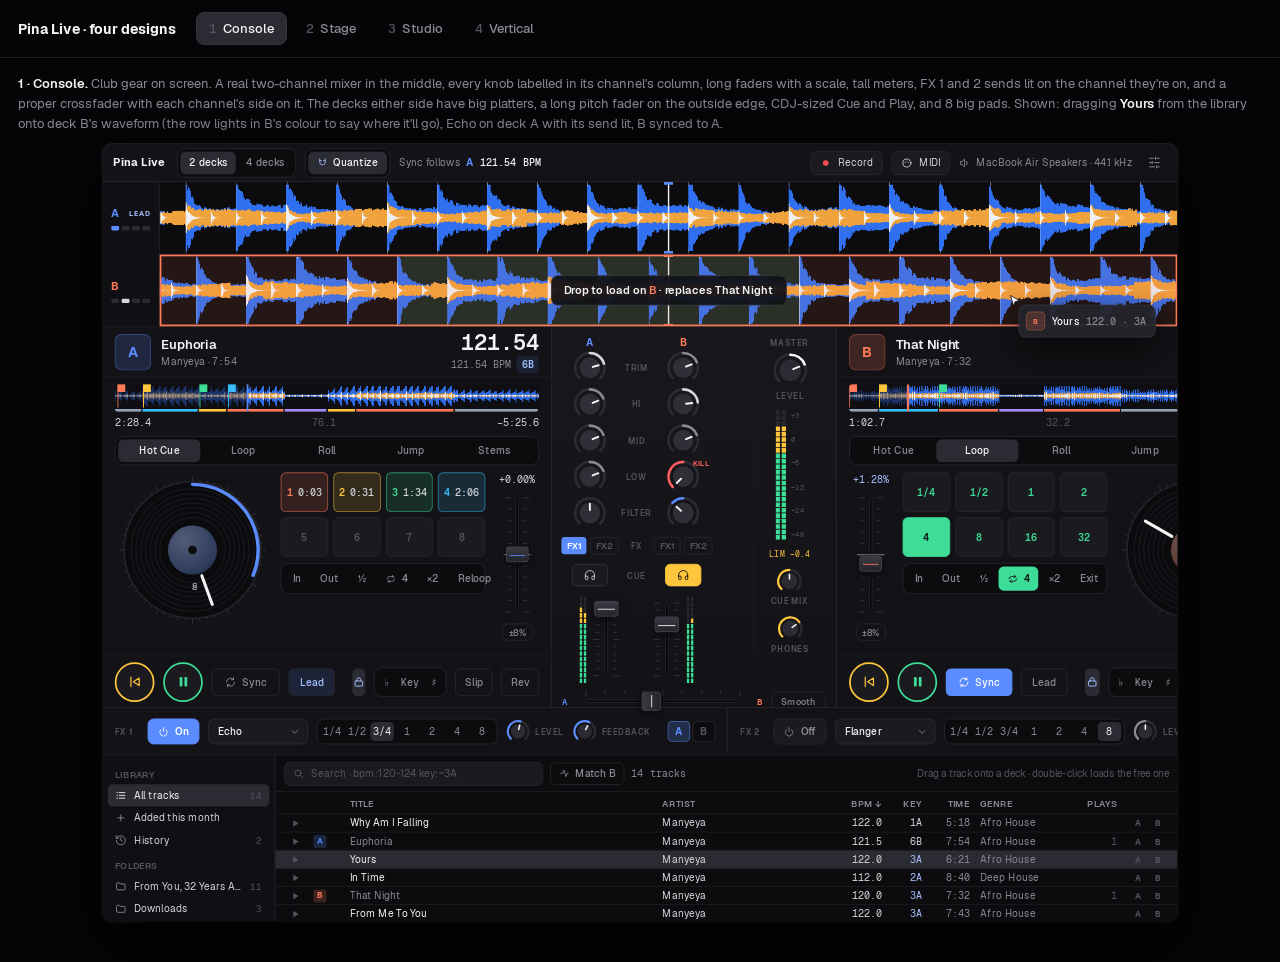
<file: design/index.html>
<!doctype html>
<html lang="en">
<head>
<meta charset="utf-8">
<meta name="viewport" content="width=device-width, initial-scale=1">
<title>Pina Live designs</title>
<link rel="stylesheet" href="kit.css">
<script src="kit.js"></script>
<style>
/* ---------- Shared pieces in every design ---------- */
.top { height: 44px; display: flex; align-items: center; gap: 10px; padding: 0 12px; background: var(--surface); border-bottom: 1px solid var(--line); }
.brand { font-weight: 700; font-size: 13px; margin-right: 4px; }
.lead-read { display: flex; align-items: center; gap: 7px; color: var(--text3); }
.lead-read b { font-family: GeistMono; color: var(--text); font-weight: 500; }
.recbtn { height: 28px; padding: 0 10px; display: flex; align-items: center; gap: 7px; border-radius: 7px; border: 1px solid var(--line); background: var(--card); color: var(--text2); }

.fxbar { display: flex; height: 56px; background: var(--surface); border-top: 1px solid var(--line); border-bottom: 1px solid var(--line); }
.fxu { flex: 1; display: flex; align-items: center; gap: 10px; padding: 0 14px; }
.fxu + .fxu { border-left: 1px solid var(--line); }
.fxon { height: 30px; padding: 0 11px; display: flex; align-items: center; gap: 7px; border-radius: 7px; font-weight: 600; border: 1px solid var(--line); background: var(--card); color: var(--text3); }
.fxon.on { background: var(--accent); border-color: var(--accent); color: #fff; }
.dd { height: 30px; padding: 0 8px 0 10px; display: flex; align-items: center; justify-content: space-between; gap: 6px; border-radius: 7px; border: 1px solid var(--raised); background: var(--card); width: 116px; font-weight: 500; }
.beats { display: flex; gap: 2px; padding: 3px; border-radius: 8px; background: var(--bg); border: 1px solid var(--line); }
.beats span { min-width: 27px; height: 22px; display: flex; align-items: center; justify-content: center; border-radius: 5px; font-family: GeistMono; font-size: 11px; color: var(--text3); }
.beats span.on { background: var(--raised); color: var(--text); }
.kn { display: flex; align-items: center; gap: 6px; }
.kn .l { display: flex; flex-direction: column; gap: 1px; }
.kn .v { font-family: GeistMono; font-size: 11px; color: var(--text2); }
.assign { display: flex; gap: 3px; }
.assign span { width: 26px; height: 24px; border-radius: 5px; display: flex; align-items: center; justify-content: center; font-weight: 700; font-size: 11px; color: var(--text4); border: 1px solid var(--line); background: var(--bg); }

.lib { display: flex; flex: 1; min-height: 0; background: var(--bg); }
.side { width: 200px; flex: none; background: var(--headers); border-right: 1px solid var(--line); padding: 6px 0; }
.side .h { padding: 10px 14px 4px; font-size: 10px; font-weight: 600; color: var(--text4); letter-spacing: .04em; }
.side .r { height: 26px; margin: 0 6px; padding: 0 8px; display: flex; align-items: center; gap: 8px; border-radius: 6px; color: var(--text2); }
.side .r.on { background: var(--raised); color: var(--text); }
.side .r .n { margin-left: auto; font-family: GeistMono; font-size: 10.5px; color: var(--text4); }
.table { flex: 1; min-width: 0; display: flex; flex-direction: column; }
.sbar { height: 42px; flex: none; display: flex; align-items: center; gap: 8px; padding: 0 10px; border-bottom: 1px solid var(--line-soft); }
.search { width: 300px; height: 28px; display: flex; align-items: center; gap: 7px; padding: 0 9px; border-radius: 7px; background: var(--card); border: 1px solid var(--line); color: var(--text4); }
.fchip { height: 26px; padding: 0 9px; display: flex; align-items: center; gap: 6px; border-radius: 6px; border: 1px solid var(--line); color: var(--text3); font-weight: 500; }
.fchip.on { border-color: #5b8cff66; background: #5b8cff1c; color: var(--accent-text); }
.th, .tr { display: flex; align-items: center; gap: 12px; padding: 0 12px; }
.th { height: 26px; flex: none; font-size: 10.5px; font-weight: 600; color: var(--text3); border-bottom: 1px solid var(--line-soft); }
.tr { height: 27px; border-bottom: 1px solid var(--line-soft); }
.tr.sel { background: var(--raised); }
.tr .m { font-family: GeistMono; font-size: 11px; text-align: right; }
.decktag { width: 15px; height: 15px; border-radius: 3px; display: inline-flex; align-items: center; justify-content: center; font-size: 9px; font-weight: 700; }
.pv { width: 20px; height: 20px; border-radius: 10px; display: flex; align-items: center; justify-content: center; color: var(--text4); }
.shimmer { height: 8px; width: 34px; border-radius: 4px; background: linear-gradient(90deg, #1e1e25, #34343d, #1e1e25); margin-left: auto; }
.loadbtn { width: 20px; height: 20px; border-radius: 4px; display: flex; align-items: center; justify-content: center; font-size: 9.5px; font-weight: 700; color: var(--text4); }

.wrow { display: flex; border-bottom: 1px solid var(--line); background: var(--lane); }
.wl { width: 66px; flex: none; display: flex; flex-direction: column; justify-content: center; gap: 6px; padding: 0 10px; background: var(--headers); border-right: 1px solid var(--line); }
.dots { display: flex; gap: 3px; }
.dots i { flex: 1; height: 5px; border-radius: 1.5px; background: var(--raised); }

.pad { flex: 1; min-width: 0; display: flex; align-items: center; justify-content: center; gap: 6px; border-radius: 6px; border: 1px solid var(--line); background: var(--card); font-family: GeistMono; font-weight: 600; font-size: 11.5px; color: var(--text3); }
.round { border-radius: 50%; display: flex; align-items: center; justify-content: center; flex: none; border: 2px solid var(--line-strong); background: var(--card); color: var(--text2); }
</style>
</head>
<body>
<div class="gallery-nav">
  <span class="t">Pina Live · four designs</span>
  <button data-d="0" class="on"><span class="n">1</span>Console</button>
  <button data-d="1"><span class="n">2</span>Stage</button>
  <button data-d="2"><span class="n">3</span>Studio</button>
  <button data-d="3"><span class="n">4</span>Vertical</button>
</div>
<div class="caption" id="cap"></div>
<div class="stage-wrap"><div class="frame" id="frame"></div></div>

<script>
const CAPS = [
`<b>1 · Console.</b> Club gear on screen. A real two-channel mixer in the middle, every knob labelled in its channel's column, long faders with a scale, tall meters, FX 1 and 2 sends lit on the channel they're on, and a proper crossfader with each channel's side on it. The decks either side have big platters, a long pitch fader on the outside edge, CDJ-sized Cue and Play, and 8 big pads. Shown: dragging <b>Yours</b> from the library onto deck B's waveform (the row lights in B's colour to say where it'll go), Echo on deck A with its send lit, B synced to A.`,
`<b>2 · Stage.</b> The waveforms are the instrument. Each deck is a tall waveform with its controls on it: Cue, Play, Sync and the readouts in a strip along its top, and the whole track under it. Underneath is a performance row: 16 pads a deck (cues and loops at once, or stems), the mixer laid flat between them, and the pitch faders on the outer edges. No platters: you scratch on the waveform. Shown: deck B's Stems pads (vocals out), the library filtered to <b>Match B</b> (tempo near and key that mixes, both lit), a track analysing.`,
`<b>3 · Studio.</b> Pina Studio's own look: quiet surfaces and every section captioned. Each deck card has a beat ring (the bar's beats going round, the playhead's place in the phrase) in place of a platter. The mixer is a strip per channel the way Pina's mixer is: EQ in a column, a fader with a dB scale beside its meter. Shown: dropping a track onto deck B (the whole card says it'll load there, with what it is and how it fits), Rolls on A, crates in the library.`,
`<b>4 · Vertical.</b> Beatmatching by eye: the two waveforms run up the middle side by side, the beat grid running across both, so you can see the kicks line up. The mixer sits right under them. The decks are either side with big platters and the pads beneath. Shown: FX 2 Flanger on B, A's beat-jump pads, the grid tools open from B's BPM (halve, double, nudge, downbeat here).`,
];

/* ---------- Pieces ---------- */
function topBar(o = {}) {
  return `<div class="top">
    <span class="brand">Pina Live</span>
    <div class="tray"><span class="seg on">2 decks</span><span class="seg">4 decks</span></div>
    <div class="tray"><span class="seg on">${icon('magnet', 13, 'color:#a5c0ff')}Quantize</span></div>
    <span class="lead-read">Sync follows <span style="color:${C.accent};font-weight:700">A</span><b>121.54 BPM</b></span>
    <div class="f1"></div>
    ${o.analysing ? `<span style="color:${C.text3}">Analysing 2 of 14</span><div style="width:80px;height:4px;border-radius:2px;background:${C.raised}"><div style="width:30%;height:100%;border-radius:2px;background:${C.accent}"></div></div><span class="btn" style="height:24px">Stop</span>` : ''}
    <span class="recbtn">${icon('rec', 14, 'color:#ff4d4d')}Record</span>
    <span class="recbtn">${icon('midi', 14)}MIDI</span>
    <span class="row" style="gap:6px;color:${C.text3}">${icon('speaker', 14)}MacBook Air Speakers · 44.1 kHz</span>
    <span class="seg" style="width:30px;padding:0">${icon('settings', 15)}</span>
  </div>`;
}

function fx(o = {}) {
  const unit = (u, kind, on, beats, lvl, prm, pname, assign) => `<div class="fxu">
    <span class="cap" style="width:28px">FX ${u}</span>
    <span class="fxon ${on ? 'on' : ''}">${icon('power', 13)}${on ? 'On' : 'Off'}</span>
    <span class="dd">${kind}${icon('chevron', 13, 'color:#8a8a95')}</span>
    <span class="beats">${['1/4', '1/2', '3/4', '1', '2', '4', '8'].map(b => `<span class="${b === beats ? 'on' : ''}">${b}</span>`).join('')}</span>
    <div class="kn">${knob(lvl, 28, on ? C.accent : C.text3)}<span class="cap">Level</span></div>
    <div class="kn">${knob(prm, 28, on ? C.accent : C.text3)}<span class="cap">${pname}</span></div>
    <div class="f1"></div>
    <div class="assign">${['A', 'B'].map(d => assign.includes(d) ? `<span style="background:${alpha(DECK[d], 0.22)};border-color:${alpha(DECK[d], 0.5)};color:${DECK[d]}">${d}</span>` : `<span>${d}</span>`).join('')}</div>
  </div>`;
  return `<div class="fxbar" style="${o.style || ''}">${unit(1, 'Echo', true, '3/4', 0.55, 0.6, 'Feedback', ['A'])}${unit(2, o.fx2 || 'Flanger', !!o.fx2on, o.fx2b || '8', 0.5, 0.4, 'Feedback', o.fx2on ? ['B'] : [])}</div>`;
}

function library(o = {}) {
  const lead = '3A';
  const rows = LIB.filter(t => !o.match || (Math.abs(t.bpm - 121.54) / 121.54 < 0.06 && fits(t.key, lead)));
  const sideRow = (ic, label, n, on) => `<div class="r ${on ? 'on' : ''}">${icon(ic, 14, on ? '' : 'color:#8a8a95')}<span class="ell">${label}</span>${n != null ? `<span class="n">${n}</span>` : ''}</div>`;
  return `<div class="lib">
    <div class="side">
      <div class="h">LIBRARY</div>
      ${sideRow('list', 'All tracks', 14, !o.crate)}${sideRow('plus', 'Added this month', null)}${sideRow('history', 'History', 2)}
      <div class="h">FOLDERS</div>${sideRow('folder', 'From You, 32 Years Ago', 11)}${sideRow('folder', 'Downloads', 3)}
      <div class="h">CRATES</div>${sideRow('stack', 'Sunday warm-up', 6, o.crate)}${sideRow('stack', 'Afro house peak', 9)}
    </div>
    <div class="table">
      <div class="sbar">
        <div class="search">${icon('search', 14)}<span>Search  ·  bpm:120-124  key:~3A</span></div>
        <span class="fchip ${o.match ? 'on' : ''}">${icon('match', 13)}Match B</span>
        <span style="font-family:GeistMono;font-size:11px;color:${C.text3}">${rows.length} tracks</span>
        <div class="f1"></div>
        ${o.analysing ? `<span style="color:${C.text3};font-size:11px">Finding tempo and key · 2 left</span>` : ''}
        <span style="color:${C.text4};font-size:11px">Drag a track onto a deck · double-click loads the free one</span>
      </div>
      <div class="th"><span style="width:20px"></span><span style="width:30px"></span><span class="f1">TITLE</span><span style="width:190px">ARTIST</span><span style="width:52px;text-align:right">BPM ↓</span><span style="width:34px;text-align:right">KEY</span><span style="width:44px;text-align:right">TIME</span><span style="width:110px">GENRE</span><span style="width:36px;text-align:right">PLAYS</span><span style="width:46px"></span></div>
      ${rows.map((t, i) => {
        const sel = o.sel === t.t;
        const k = fits(t.key, lead);
        return `<div class="tr ${sel ? 'sel' : ''}">
          <span class="pv">${icon('play', 11)}</span>
          <span style="width:30px;display:flex;gap:2px">${t.deck ? `<span class="decktag" style="background:${alpha(DECK[t.deck], 0.2)};color:${DECK[t.deck]}">${t.deck}</span>` : ''}</span>
          <span class="f1 ell" style="color:${t.p ? C.text3 : C.text}">${t.t}</span>
          <span style="width:190px;color:${C.text2}" class="ell">${t.a}</span>
          ${t.ana ? `<span style="width:52px"><span class="shimmer"></span></span><span style="width:34px"><span class="shimmer" style="width:22px"></span></span>` :
            `<span class="m" style="width:52px;color:${o.match ? C.accentText || '#a5c0ff' : C.text2}">${t.bpm.toFixed(1)}</span><span class="m" style="width:34px;color:${k ? '#a5c0ff' : C.text2}">${t.key}</span>`}
          <span class="m" style="width:44px;color:${C.text3}">${clock(t.s)}</span>
          <span style="width:110px;color:${C.text3}" class="ell">${t.g}</span>
          <span class="m" style="width:36px;color:${C.text4}">${t.p || ''}</span>
          <span style="width:46px;display:flex;gap:4px;justify-content:flex-end"><span class="loadbtn">A</span><span class="loadbtn">B</span></span>
        </div>`; }).join('')}
    </div>
  </div>`;
}

function wrow(d, h, extra = '') {
  const tr = TRACK[d];
  const beat = Math.floor(tr.now * tr.bpm / 60) % 4;
  return `<div class="wrow" style="height:${h}px;position:relative">
    <div class="wl"><div class="row" style="justify-content:space-between"><b style="color:${DECK[d]};font-size:13px">${d}</b>${d === 'A' ? `<span style="font-size:8.5px;font-weight:700;color:#a5c0ff">LEAD</span>` : ''}</div>
      <div class="dots">${[0, 1, 2, 3].map(i => `<i style="${i === beat ? `background:${i === 0 ? DECK[d] : C.text2}` : ''}"></i>`).join('')}</div></div>
    <canvas class="f1" data-wave="${d}" style="height:${h - 1}px"></canvas>${extra}
  </div>`;
}

function hotPads(tr, h, big) {
  return [0, 1].map(r => `<div class="row" style="gap:6px">${[0, 1, 2, 3].map(c => { const k = r * 4 + c, v = tr.hot[k];
    return v == null ? `<span class="pad" style="height:${h}px;color:${C.text4}">${k + 1}</span>` :
    `<span class="pad" style="height:${h}px;background:${alpha(CUES[k], 0.14)};border-color:${alpha(CUES[k], 0.55)};color:${CUES[k]}">${k + 1}${big ? `<span style="color:${C.text2};font-weight:500">${clock(v)}</span>` : ''}</span>`; }).join('')}</div>`).join('');
}
function sizePads(sizes, color, lit, h, label = beatText) {
  return [0, 1].map(r => `<div class="row" style="gap:6px">${[0, 1, 2, 3].map(c => { const s = sizes[r * 4 + c]; const on = s === lit;
    return `<span class="pad" style="height:${h}px;${on ? `background:${color};border-color:${color};color:#0c0c0f` : `color:${color}`}">${label(s)}</span>`; }).join('')}</div>`).join('');
}
function stemPads(h) {
  const names = ['Vocals', 'Drums', 'Bass', 'Melody'], on = [false, true, true, true];
  return `<div class="row" style="gap:6px">${names.map((n, i) => `<span class="pad" style="height:${h}px;font-family:Geist;${on[i] ? `background:${STEM[i]};border-color:${STEM[i]};color:#0c0c0f` : `color:${STEM[i]};border-color:${alpha(STEM[i], 0.5)}`}">${n}</span>`).join('')}</div>
  <div class="row" style="gap:6px">${['Acapella', 'Instrumental', 'Drums only', 'All'].map((n, i) => `<span class="pad" style="height:${h}px;font-family:Geist;font-weight:500;${i === 1 ? `background:${C.raised};color:${C.text};border-color:${C.lineStrong}` : ''}">${n}</span>`).join('')}</div>`;
}
function tabs(on, opts = {}) {
  return `<div class="tray" style="${opts.style || ''}">${['Hot Cue', 'Loop', 'Roll', 'Jump', 'Stems'].map(t => `<span class="seg ${t === on ? 'on' : ''}" style="flex:1;height:${opts.h || 24}px">${t}</span>`).join('')}</div>`;
}
function loopRow(on, h = 26) {
  return `<div class="tray">${['In', 'Out', '½'].map(t => `<span class="seg" style="height:${h}px">${t}</span>`).join('')}
    <span class="seg" style="flex:1;height:${h}px;font-family:GeistMono;font-weight:600;${on ? `background:${C.mint};color:#0c0c0f` : ''}">${icon('loop', 13)}4</span>
    ${['×2', on ? 'Exit' : 'Reloop'].map(t => `<span class="seg" style="height:${h}px">${t}</span>`).join('')}</div>`;
}
function platter(d, size, o = {}) {
  const tr = TRACK[d], c = size / 2, r = c - 4, ang = (tr.now / 1.8 % 1) * 360 - 90, done = tr.now / tr.len;
  const p = a => [c + (r - 3) * Math.cos(a * Math.PI / 180), c + (r - 3) * Math.sin(a * Math.PI / 180)];
  const [x0, y0] = p(-90), [x1, y1] = p(-90 + done * 360);
  const mk = a => [c + r * 0.4 * Math.cos(a * Math.PI / 180), c + r * 0.4 * Math.sin(a * Math.PI / 180), c + (r - 12) * Math.cos(a * Math.PI / 180), c + (r - 12) * Math.sin(a * Math.PI / 180)];
  const [m0, m1, m2, m3] = mk(ang);
  let grooves = ''; for (let k = 0; k < 7; k++) grooves += `<circle cx="${c}" cy="${c}" r="${r * (0.48 + k * 0.07)}" fill="none" stroke="#1d1d24" stroke-width="1"/>`;
  let ticks = ''; if (o.ticks) for (let k = 0; k < 60; k++) { const a = k * 6 * Math.PI / 180, r0 = r + 1, r1 = r + (k % 5 ? 3 : 6); ticks += `<line x1="${c + r0 * Math.cos(a)}" y1="${c + r0 * Math.sin(a)}" x2="${c + r1 * Math.cos(a)}" y2="${c + r1 * Math.sin(a)}" stroke="#34343d" stroke-width="1"/>`; }
  return `<svg width="${size + (o.ticks ? 14 : 0)}" height="${size + (o.ticks ? 14 : 0)}" viewBox="${o.ticks ? -7 : 0} ${o.ticks ? -7 : 0} ${size + (o.ticks ? 14 : 0)} ${size + (o.ticks ? 14 : 0)}" style="flex:none">
    <defs><radialGradient id="lbl${d}${size}" cx=".35" cy=".3" r=".9"><stop offset="0" stop-color="#fff" stop-opacity=".22"/><stop offset="1" stop-color="#fff" stop-opacity="0"/></radialGradient></defs>
    ${ticks}<circle cx="${c}" cy="${c}" r="${r}" fill="#0b0b0e" stroke="#26262d" stroke-width="1.5"/>${grooves}
    <path d="M${x0} ${y0} A${r - 3} ${r - 3} 0 ${done > 0.5 ? 1 : 0} 1 ${x1} ${y1}" stroke="${DECK[d]}" stroke-width="4" fill="none" stroke-linecap="round"/>
    <circle cx="${c}" cy="${c}" r="${r * 0.36}" fill="${alpha(DECK[d], 0.28)}"/><circle cx="${c}" cy="${c}" r="${r * 0.36}" fill="url(#lbl${d}${size})"/>
    <line x1="${m0}" y1="${m1}" x2="${m2}" y2="${m3}" stroke="#f4f4f6" stroke-width="3.5" stroke-linecap="round"/>
    <circle cx="${c}" cy="${c}" r="5" fill="#0c0c0f"/>
    <text x="${c}" y="${c + r * 0.36 + 18}" text-anchor="middle" font-family="GeistMono" font-size="11" fill="#8a8a95">${clock(tr.now - tr.len, false)}</text>
  </svg>`;
}
function art(d, s) { return `<div style="width:${s}px;height:${s}px;border-radius:${s > 40 ? 8 : 5}px;flex:none;background:${alpha(DECK[d], 0.18)};border:1px solid ${alpha(DECK[d], 0.35)};display:flex;align-items:center;justify-content:center;color:${DECK[d]};font-weight:700;font-size:${s * 0.38}px">${d}</div>`; }
function keyChip(k, shifted) { return `<span class="chip mono" style="height:20px;font-size:11px;background:${alpha(C.accent, 0.12)};color:#a5c0ff">${k}</span>`; }
</script>

<script>
/* ---------- 1 · Console ---------- */
function design1() {
  const deck = (d) => {
    const tr = TRACK[d], right = d === 'B', play = true;
    const tempoCol = `<div class="col" style="align-items:center;gap:5px;width:50px">
      <span class="mono" style="font-size:11.5px;color:${tr.sync ? '#a5c0ff' : C.text2}">${tr.tempo >= 0 ? '+' : ''}${tr.tempo.toFixed(2)}%</span>
      ${fader(0.5 - tr.tempo / 16, 150, { w: 32, cap: 18, center: true, capLine: DECK[d] })}
      <span class="seg" style="height:20px;font-size:10px;border:1px solid ${C.line};padding:0 7px">±8%</span></div>`;
    const body = `<div class="col f1" style="gap:7px">
        <div class="col" style="gap:6px">${d === 'A' ? hotPads(tr, 46, true) : sizePads([0.25, 0.5, 1, 2, 4, 8, 16, 32], C.mint, 4, 46)}</div>
        ${loopRow(d === 'B', 28)}
      </div>`;
    return `<div class="col" style="width:520px;height:440px;background:${C.surface};${right ? 'border-left' : 'border-right'}:1px solid ${C.line}">
      <div class="row" style="height:58px;flex:none;gap:12px;padding:0 14px;border-bottom:1px solid ${C.lineSoft}">
        ${art(d, 42)}
        <div class="col f1" style="gap:3px"><span class="ell" style="font-size:15px;font-weight:600">${tr.title}</span><span style="color:${C.text3}">${tr.artist} · <span class="mono">${clock(tr.len)}</span></span></div>
        <div class="col" style="align-items:flex-end;gap:3px">
          <span class="mono" style="font-size:25px;font-weight:600;line-height:1;color:${tr.sync ? '#a5c0ff' : C.text}">${(tr.bpm * (1 + tr.tempo / 100)).toFixed(2)}</span>
          <span class="row" style="gap:6px"><span class="mono" style="font-size:11px;color:${C.text3}">${tr.bpm.toFixed(2)} BPM</span>${keyChip(tr.key)}</span>
        </div>
      </div>
      <div style="padding:8px 14px 0"><canvas data-over="${d}" style="width:100%;height:32px;border-radius:4px"></canvas>
        <div class="row mono" style="justify-content:space-between;font-size:12px;margin-top:4px;color:${C.text2}"><span>${clock(tr.now, true)}</span><span style="color:${C.text4}">${Math.floor(tr.now * tr.bpm / 240) + 1}.${Math.floor(tr.now * tr.bpm / 60) % 4 + 1}</span><span>${clock(tr.now - tr.len, true)}</span></div></div>
      <div style="padding:8px 14px 0">${tabs(d === 'A' ? 'Hot Cue' : 'Loop', { h: 26 })}</div>
      <div class="row f1" style="gap:12px;padding:8px 14px 0;align-items:flex-start;${right ? 'flex-direction:row-reverse' : ''}">
        <div>${platter(d, 166, { ticks: true })}</div>
        ${body}
        ${tempoCol}
      </div>
      <div class="row" style="height:60px;flex:none;gap:10px;padding:0 14px;border-top:1px solid ${C.lineSoft}">
        <span class="round" style="width:46px;height:46px;border-color:${C.amber};color:${C.amber}">${icon('cue', 19)}</span>
        <span class="round" style="width:46px;height:46px;border-color:${C.mint};color:${C.mint}">${icon(play ? 'pause' : 'play', 19)}</span>
        <span class="seg" style="height:32px;padding:0 14px;${tr.sync ? `background:${C.accent};color:#fff` : `border:1px solid ${C.line}`}">${icon('sync', 14)}Sync</span>
        <span class="seg" style="height:32px;padding:0 12px;border:1px solid ${C.line};${d === 'A' ? `color:#a5c0ff;background:${alpha(C.accent, 0.14)}` : ''}">Lead</span>
        <div class="f1"></div>
        <span class="seg on" style="height:32px;width:34px;padding:0;color:#a5c0ff">${icon('lock', 15)}</span>
        <div class="tray"><span class="seg" style="height:26px;padding:0 8px">♭</span><span class="seg mono" style="height:26px;padding:0 4px;color:${C.text3}">Key</span><span class="seg" style="height:26px;padding:0 8px">♯</span></div>
        <span class="seg" style="height:32px;border:1px solid ${C.line}">Slip</span><span class="seg" style="height:32px;border:1px solid ${C.line}">Rev</span>
      </div>
    </div>`;
  };
  // The mixer: a column a channel, labels between them, master on the right.
  const lbl = t => `<div style="width:44px;text-align:center" class="cap">${t}</div>`;
  const chKnob = (v, col, bip, kill) => `<div style="width:64px;display:flex;justify-content:center;position:relative">${knob(v, 38, col, bip, { body: '#2f2f38' })}${kill ? `<span style="position:absolute;right:2px;top:-2px;font-size:8.5px;font-weight:700;color:${C.red}">KILL</span>` : ''}</div>`;
  const row = (t, a, b) => `<div class="row" style="height:42px;justify-content:center">${a}${lbl(t)}${b}</div>`;
  const mixer = `<div class="col" style="width:400px;height:440px;background:linear-gradient(#17171c,#131317);padding:10px 12px 0">
    <div class="row" style="justify-content:center;gap:0;height:24px">
      <div style="width:64px;text-align:center"><b style="color:${C.accent}">A</b></div>${lbl('')}<div style="width:64px;text-align:center"><b style="color:${C.coral}">B</b></div>
      <div class="f1"></div><span class="cap" style="width:84px;text-align:center">MASTER</span></div>
    <div class="row" style="align-items:flex-start;gap:0">
      <div class="col">
        ${row('TRIM', chKnob(0.55, C.text2, true), chKnob(0.5, C.text3, true))}
        ${row('HI', chKnob(0.5, C.text3, true), chKnob(0.62, C.text2, true))}
        ${row('MID', chKnob(0.5, C.text3, true), chKnob(0.5, C.text3, true))}
        ${row('LOW', chKnob(0.5, C.text3, true), chKnob(-1, C.red, true, true))}
        ${row('FILTER', chKnob(0, C.text3, true), chKnob(-0.35, C.accent, true))}
        <div class="row" style="height:34px;justify-content:center">
          <div style="width:64px;display:flex;gap:4px;justify-content:center"><span class="chip" style="height:20px;background:${C.accent};color:#fff">FX1</span><span class="chip" style="height:20px;border:1px solid ${C.line};color:${C.text4}">FX2</span></div>
          ${lbl('FX')}
          <div style="width:64px;display:flex;gap:4px;justify-content:center"><span class="chip" style="height:20px;border:1px solid ${C.line};color:${C.text4}">FX1</span><span class="chip" style="height:20px;border:1px solid ${C.line};color:${C.text4}">FX2</span></div>
        </div>
        <div class="row" style="height:34px;justify-content:center">
          <div style="width:64px;display:flex;justify-content:center"><span class="round" style="width:42px;height:26px;border-radius:6px;border-width:1px">${icon('phones', 14)}</span></div>${lbl('CUE')}
          <div style="width:64px;display:flex;justify-content:center"><span class="round" style="width:42px;height:26px;border-radius:6px;border-width:1px;background:${C.amber};border-color:${C.amber};color:#0c0c0f">${icon('phones', 14)}</span></div>
        </div>
        <div class="row" style="justify-content:center;gap:6px;height:108px;align-items:flex-end">
          ${meter(0.82, 0.8, 100, { segs: 16 })}${fader(0.92, 102, { w: 34, cap: 18 })}<div style="width:24px"></div>${fader(0.7, 102, { w: 34, cap: 18 })}${meter(0.66, 0.7, 100, { segs: 16 })}
        </div>
      </div>
      <div class="f1"></div>
      <div class="col" style="width:84px;align-items:center;gap:10px;padding-top:4px;border-left:1px solid ${C.lineSoft}">
        <div class="col" style="align-items:center;gap:3px">${knob(0.5, 40, C.text, true)}<span class="cap">Level</span></div>
        <div class="row" style="gap:6px;align-items:flex-end">${meter(0.86, 0.84, 150, { segs: 24, w: 5 })}<div class="col mono" style="height:150px;justify-content:space-between;font-size:8.5px;color:${C.text4}"><span>+3</span><span>0</span><span>−6</span><span>−12</span><span>−24</span><span>−48</span></div></div>
        <span class="mono" style="font-size:9.5px;color:${C.amber}">LIM −0.4</span>
        <div class="row" style="gap:8px"><div class="col" style="align-items:center;gap:2px">${knob(0.5, 30, C.amber)}<span class="cap">Cue mix</span></div></div>
        <div class="col" style="align-items:center;gap:2px">${knob(0.7, 30, C.amber)}<span class="cap">Phones</span></div>
      </div>
    </div>
    <div class="row" style="justify-content:center;gap:10px;margin-top:6px">
      <span class="mono" style="font-size:10px;color:${C.accent};font-weight:600">A</span>${xfader(-0.15, 200)}<span class="mono" style="font-size:10px;color:${C.coral};font-weight:600">B</span>
      <span class="seg" style="height:22px;font-size:10.5px;border:1px solid ${C.line}">Smooth</span>
    </div>
  </div>`;
  const ghost = `<div class="ghost" style="left:1060px;top:186px">${art('B', 22)}<span>Yours</span><span class="mono" style="color:${C.text3}">122.0 · 3A</span><span class="ghost-cursor" style="position:absolute;left:-14px;top:-14px">${'<svg width="18" height="18" viewBox="0 0 24 24">' + I.pointer + '</svg>'}</span></div>`;
  const dropRow = `<div style="position:absolute;inset:0 0 0 66px;border:2px solid ${C.coral};background:${alpha(C.coral, 0.1)};display:flex;align-items:center;justify-content:center"><span style="padding:8px 14px;border-radius:8px;background:#131317f0;border:1px solid ${C.lineStrong};font-weight:600;font-size:13px">Drop to load on <span style="color:${C.coral}">B</span> · replaces That Night</span></div>`;
  return `<div class="col" style="height:900px">${topBar()}
    ${wrow('A', 84)}${wrow('B', 84, dropRow)}
    <div class="row" style="align-items:stretch">${deck('A')}${mixer}${deck('B')}</div>
    ${fx()}${library({ sel: 'Yours' })}${ghost}</div>`;
}
</script>

<script>
/* ---------- 2 · Stage ---------- */
function design2() {
  const strip = (d) => {
    const tr = TRACK[d];
    return `<div style="position:relative;border-bottom:1px solid ${C.line}">
      <div class="row" style="height:46px;gap:10px;padding:0 12px;background:${C.surface};border-bottom:1px solid ${C.lineSoft}">
        <span style="width:4px;height:26px;border-radius:2px;background:${DECK[d]}"></span>
        <b style="color:${DECK[d]};font-size:15px;width:14px">${d}</b>
        <span class="round" style="width:32px;height:32px;border-color:${C.amber};color:${C.amber}">${icon('cue', 15)}</span>
        <span class="round" style="width:32px;height:32px;border-color:${C.mint};color:${C.mint}">${icon('pause', 15)}</span>
        <span class="seg" style="height:28px;${tr.sync ? `background:${C.accent};color:#fff` : `border:1px solid ${C.line}`}">Sync</span>
        <span class="seg" style="height:28px;border:1px solid ${C.line};${d === 'A' ? 'color:#a5c0ff' : ''}">Lead</span>
        <div class="col f1" style="gap:1px;margin-left:6px"><span class="ell" style="font-size:14px;font-weight:600">${tr.title}</span><span style="color:${C.text3};font-size:11.5px">${tr.artist}</span></div>
        <div class="col" style="align-items:flex-end"><span class="cap">Time left</span><span class="mono" style="font-size:16px">${clock(tr.now - tr.len, true)}</span></div>
        <div class="col" style="align-items:flex-end;width:62px"><span class="cap">Key</span><span class="mono" style="font-size:16px;color:#a5c0ff">${tr.key}</span></div>
        <div class="col" style="align-items:flex-end;width:74px"><span class="cap">Tempo</span><span class="mono" style="font-size:16px">${tr.tempo >= 0 ? '+' : ''}${tr.tempo.toFixed(2)}%</span></div>
        <div class="col" style="align-items:flex-end;width:92px"><span class="cap">BPM</span><span class="mono" style="font-size:22px;font-weight:600;line-height:1;color:${tr.sync ? '#a5c0ff' : C.text}">${(tr.bpm * (1 + tr.tempo / 100)).toFixed(2)}</span></div>
        <span class="seg on" style="width:30px;padding:0;color:#a5c0ff">${icon('lock', 14)}</span>
        <span class="seg" style="border:1px solid ${C.line}">Slip</span>
      </div>
      <div class="row"><div class="wl" style="height:120px"><div class="dots">${[0, 1, 2, 3].map(i => `<i style="${i === Math.floor(tr.now * tr.bpm / 60) % 4 ? `background:${i ? C.text2 : DECK[d]}` : ''}"></i>`).join('')}</div><span class="mono" style="font-size:10.5px;color:${C.text3}">${Math.floor(tr.now * tr.bpm / 240) + 1}.${Math.floor(tr.now * tr.bpm / 60) % 4 + 1}</span></div>
      <canvas class="f1" data-wave="${d}" style="height:120px"></canvas></div>
      <div class="row" style="height:24px;background:${C.lane}"><span class="mono" style="width:66px;text-align:center;font-size:10.5px;color:${C.text3}">${clock(tr.now)}</span><canvas class="f1" data-over="${d}" data-noph="0" style="height:24px"></canvas><span style="width:10px"></span></div>
    </div>`;
  };
  const pads16 = (d) => {
    const tr = TRACK[d];
    const pads = d === 'A' ? `<div class="col" style="gap:6px">${hotPads(tr, 38, true)}${sizePads([0.25, 0.5, 1, 2, 4, 8, 16, 32], C.mint, null, 38)}</div>`
                           : `<div class="col" style="gap:6px">${stemPads(38)}${sizePads([1 / 32, 1 / 16, 1 / 8, 1 / 4, 0.5, 1, 2, 4], C.teal, null, 38)}</div>`;
    return `<div class="col f1" style="gap:8px;padding:10px 12px">
      <div class="row" style="gap:8px">${tabs(d === 'A' ? 'Hot Cue' : 'Stems', { style: 'flex:1' })}<span class="cap">${d === 'A' ? 'Cues + Loops' : 'Stems + Rolls'}</span></div>
      ${pads}${loopRow(false, 24)}</div>`;
  };
  const tempo = (d) => `<div class="col" style="width:58px;align-items:center;gap:6px;padding-top:12px;${d === 'A' ? 'border-right' : 'border-left'}:1px solid ${C.lineSoft}">
      <span class="cap">Pitch</span>${fader(0.5 - TRACK[d].tempo / 16, 196, { w: 32, cap: 18, center: true, capLine: DECK[d] })}<span class="mono" style="font-size:10.5px;color:${C.text3}">±8</span></div>`;
  const mixer = `<div class="col" style="width:380px;padding:10px 14px;gap:8px;background:${C.strip};border-left:1px solid ${C.line};border-right:1px solid ${C.line}">
      <div class="row" style="gap:0">
        ${['A', 'B'].map((d, i) => `<div class="col" style="flex:1;gap:7px;align-items:center;${i ? '' : `border-right:1px solid ${C.lineSoft}`}">
          <div class="row" style="gap:5px;justify-content:center"><b style="color:${DECK[d]}">${d}</b><span class="cap">${i ? 'B side' : 'A side'}</span></div>
          <div class="row" style="gap:6px">${[['Trim', 0.1], ['Hi', i ? 0.25 : 0], ['Mid', 0], ['Low', i ? -1 : 0], ['Flt', i ? -0.3 : 0]].map(([n, v]) => `<div class="col" style="align-items:center;gap:2px">${knob(v, 28, v === -1 ? C.red : v ? (n === 'Flt' ? C.accent : C.text2) : C.text3, true)}<span class="cap" style="font-size:8.5px">${n}</span></div>`).join('')}</div>
          <div class="row" style="gap:6px;align-items:flex-end">${meter(i ? 0.7 : 0.84, i ? 0.66 : 0.8, 96, { segs: 14 })}${fader(i ? 0.72 : 0.94, 100, { w: 30, cap: 16 })}
            <div class="col" style="gap:4px"><span class="chip" style="height:22px;width:34px;justify-content:center;${i ? `background:${C.amber};color:#0c0c0f` : `border:1px solid ${C.line};color:${C.text3}`}">${icon('phones', 12)}</span>
            <span class="chip" style="height:20px;width:34px;justify-content:center;${i ? `border:1px solid ${C.line};color:${C.text4}` : `background:${C.accent};color:#fff`}">FX1</span><span class="chip" style="height:20px;width:34px;justify-content:center;${i ? `background:${C.accent};color:#fff` : `border:1px solid ${C.line};color:${C.text4}`}">FX2</span></div></div>
        </div>`).join('')}
      </div>
      <div class="row" style="justify-content:center;gap:8px"><b style="color:${C.accent};font-size:10px">A</b>${xfader(0.1, 200, { cap: 20 })}<b style="color:${C.coral};font-size:10px">B</b></div>
    </div>`;
  return `<div class="col" style="height:900px">${topBar({ analysing: true })}${strip('A')}${strip('B')}
    <div class="row" style="align-items:stretch;height:268px;background:${C.surface};border-bottom:1px solid ${C.line}">${tempo('A')}${pads16('A')}${mixer}${pads16('B')}${tempo('B')}</div>
    ${fx({ fx2on: true, fx2: 'Flanger' }).replace('height: 56px', '')}${library({ match: true, analysing: true, sel: 'Yours' })}</div>`;
}
</script>

<script>
/* ---------- 3 · Studio ---------- */
function design3() {
  const ring = (d, size) => {
    const tr = TRACK[d], c = size / 2, beat = tr.now * tr.bpm / 60, inBar = beat % 4, r = c - 8;
    let s = `<svg width="${size}" height="${size}" style="flex:none">`;
    for (let k = 0; k < 16; k++) { const a0 = (k / 16) * 360 - 90 + 2, a1 = ((k + 1) / 16) * 360 - 90 - 2; const P = (a, rr) => [c + rr * Math.cos(a * Math.PI / 180), c + rr * Math.sin(a * Math.PI / 180)];
      const [x0, y0] = P(a0, r), [x1, y1] = P(a1, r); const cur = Math.floor((beat % 16)) === k; const past = k < Math.floor(beat % 16);
      s += `<path d="M${x0} ${y0} A${r} ${r} 0 0 1 ${x1} ${y1}" stroke="${cur ? DECK[d] : past ? alpha(DECK[d], 0.35) : C.raised}" stroke-width="${k % 4 === 0 ? 7 : 5}" fill="none" stroke-linecap="butt"/>`; }
    s += `<text x="${c}" y="${c - 4}" text-anchor="middle" font-family="GeistMono" font-size="22" font-weight="600" fill="#f4f4f6">${Math.floor(beat / 4) + 1}.${Math.floor(inBar) + 1}</text><text x="${c}" y="${c + 16}" text-anchor="middle" font-family="Geist" font-size="10" fill="#8a8a95">bar · beat of 16</text></svg>`;
    return s;
  };
  const card = (d) => {
    const tr = TRACK[d], padsMode = d === 'A' ? 'Roll' : 'Hot Cue';
    return `<div class="col" style="flex:1;min-width:0;background:${C.surface};border-radius:10px;border:1px solid ${C.line};position:relative;overflow:hidden">
      <div class="row" style="height:60px;gap:12px;padding:0 14px;border-bottom:1px solid ${C.lineSoft}">
        <span class="chip" style="height:24px;width:24px;justify-content:center;font-size:12px;background:${alpha(DECK[d], 0.16)};color:${DECK[d]}">${d}</span>
        <div class="col f1" style="gap:2px"><span class="ell" style="font-size:14.5px;font-weight:600">${tr.title}</span><span style="color:${C.text3}">${tr.artist}</span></div>
        <div class="row" style="gap:16px">
          <div class="col" style="align-items:flex-end"><span class="cap">Key</span><span class="mono" style="font-size:14px;color:#a5c0ff">${tr.key}</span></div>
          <div class="col" style="align-items:flex-end"><span class="cap">Tempo</span><span class="mono" style="font-size:14px">${tr.tempo >= 0 ? '+' : ''}${tr.tempo.toFixed(2)}%</span></div>
          <div class="col" style="align-items:flex-end"><span class="cap">BPM</span><span class="mono" style="font-size:20px;font-weight:600;line-height:1.1;color:${tr.sync ? '#a5c0ff' : C.text}">${(tr.bpm * (1 + tr.tempo / 100)).toFixed(2)}</span></div>
        </div>
      </div>
      <div style="padding:10px 14px 0"><canvas data-over="${d}" style="width:100%;height:34px;border-radius:4px"></canvas>
        <div class="row mono" style="justify-content:space-between;font-size:11.5px;margin-top:4px;color:${C.text3}"><span>${clock(tr.now, true)}</span><span>${clock(tr.now - tr.len, true)}</span></div></div>
      <div class="row f1" style="gap:16px;padding:10px 14px;align-items:flex-start">
        <div class="col" style="align-items:center;gap:8px">${ring(d, 150)}
          <div class="row" style="gap:6px"><span class="seg on" style="height:26px;color:#a5c0ff">${icon('lock', 13)}Keylock</span><span class="seg" style="height:26px;border:1px solid ${C.line}">Slip</span></div></div>
        <div class="col f1" style="gap:8px">
          <span class="cap">Pads</span>${tabs(padsMode)}
          <div class="col" style="gap:6px">${d === 'A' ? sizePads([1 / 32, 1 / 16, 1 / 8, 1 / 4, 0.5, 1, 2, 4], C.teal, 0.25, 40) : hotPads(tr, 40, true)}</div>
          <span class="cap" style="margin-top:2px">Loop</span>${loopRow(false)}
        </div>
        <div class="col" style="align-items:center;gap:6px;width:46px"><span class="cap">Tempo</span>${fader(0.5 - tr.tempo / 16, 200, { w: 30, cap: 18, center: true, capLine: DECK[d] })}<span class="mono" style="font-size:10px;color:${C.text3}">±8</span></div>
      </div>
      <div class="row" style="height:58px;gap:10px;padding:0 14px;border-top:1px solid ${C.lineSoft}">
        <span class="round" style="width:42px;height:42px;border-color:${C.amber};color:${C.amber}">${icon('cue', 17)}</span>
        <span class="round" style="width:42px;height:42px;border-color:${C.mint};color:${C.mint}">${icon('pause', 17)}</span>
        <span class="seg" style="height:30px;${tr.sync ? `background:${C.accent};color:#fff` : `border:1px solid ${C.line}`}">Sync</span>
        <span class="seg" style="height:30px;border:1px solid ${C.line};${d === 'A' ? 'color:#a5c0ff' : ''}">Lead</span>
        <div class="f1"></div>
        <div class="tray"><span class="seg" style="height:24px;padding:0 8px">♭</span><span class="seg mono" style="height:24px;padding:0 4px;color:${C.text3}">Key</span><span class="seg" style="height:24px;padding:0 8px">♯</span></div>
        <span class="seg" style="height:30px;border:1px solid ${C.line}">Rev</span>
      </div>
      ${d === 'B' ? `<div class="drop"><div class="say" style="flex-direction:column;align-items:center;gap:6px;padding:14px 18px"><span style="font-size:15px">Load on <span style="color:${C.coral}">B</span></span><span style="font-weight:400;color:${C.text3};font-size:12px">Yours · <span class="mono">122.0 BPM · 3A</span> · That Night comes off</span></div></div>` : ''}
    </div>`;
  };
  const strip = (d, v) => `<div class="col" style="width:104px;align-items:center;gap:5px;padding:8px 0;background:${C.strip};border-radius:8px;border:1px solid ${C.line}">
      <span class="chip" style="height:20px;width:26px;justify-content:center;background:${alpha(DECK[d], 0.16)};color:${DECK[d]}">${d}</span>
      ${[['Trim', v.t], ['High', v.h], ['Mid', v.m], ['Low', v.l]].map(([n, x]) => `<div class="row" style="gap:7px;width:84px;justify-content:space-between"><span class="cap" style="width:30px">${n}</span>${knob(x, 30, x === -1 ? C.red : x ? C.text2 : C.text4, true)}</div>`).join('')}
      <div class="row" style="gap:7px;width:84px;justify-content:space-between"><span class="cap" style="width:30px">Filter</span>${knob(v.f, 30, v.f ? C.accent : C.text4, true)}</div>
      <div class="row" style="gap:4px"><span class="chip" style="height:20px;${v.fx1 ? `background:${C.accent};color:#fff` : `border:1px solid ${C.line};color:${C.text4}`}">FX1</span><span class="chip" style="height:20px;border:1px solid ${C.line};color:${C.text4}">FX2</span></div>
      <span class="chip" style="height:24px;width:60px;justify-content:center;gap:5px;${v.cue ? `background:${C.amber};color:#0c0c0f` : `border:1px solid ${C.line};color:${C.text3}`}">${icon('phones', 12)}Cue</span>
      <div class="row" style="gap:5px;align-items:flex-end">${fader(v.fader, 100, { w: 30, cap: 18 })}${meter(v.lv, v.lv - 0.04, 98, { segs: 16 })}<div class="col mono" style="height:98px;justify-content:space-between;font-size:8px;color:${C.text4}"><span>0</span><span>−12</span><span>−24</span><span>−∞</span></div></div>
      <span class="mono" style="font-size:10px;color:${C.text3}">${v.fader > 0.9 ? '0.0' : '−6.2'} dB</span>
    </div>`;
  const mixer = `<div class="col" style="width:360px;gap:8px;padding:0 4px">
      <div class="row" style="gap:8px;justify-content:center;align-items:flex-start">
        ${strip('A', { t: 0.1, h: 0, m: 0, l: 0, f: 0, fx1: true, cue: false, fader: 0.94, lv: 0.84 })}
        <div class="col" style="width:112px;align-items:center;gap:10px;padding:10px 0;background:${C.strip};border-radius:8px;border:1px solid ${C.line}">
          <span class="cap">Master</span>${knob(0.5, 40, C.text, true)}
          <div class="row" style="gap:5px;align-items:flex-end">${meter(0.86, 0.83, 130, { segs: 22, w: 5 })}</div>
          <span class="mono" style="font-size:9.5px;color:${C.amber}">Limiting −0.4</span>
          <div class="row" style="gap:10px"><div class="col" style="align-items:center;gap:2px">${knob(0.5, 28, C.amber)}<span class="cap" style="font-size:8.5px">Cue mix</span></div><div class="col" style="align-items:center;gap:2px">${knob(0.7, 28, C.amber)}<span class="cap" style="font-size:8.5px">Phones</span></div></div>
        </div>
        ${strip('B', { t: 0, h: 0.2, m: 0, l: -1, f: -0.3, fx1: false, cue: true, fader: 0.72, lv: 0.7 })}
      </div>
      <div class="row" style="justify-content:center;gap:10px;padding:4px 8px;background:${C.strip};border-radius:8px;border:1px solid ${C.line}"><span class="cap" style="color:${C.accent}">A</span>${xfader(-0.2, 240)}<span class="cap" style="color:${C.coral}">B</span></div>
    </div>`;
  const ghost = `<div class="ghost" style="left:1150px;top:560px"><span style="position:absolute;left:-14px;top:-14px"><svg width="18" height="18" viewBox="0 0 24 24">${I.pointer}</svg></span>${icon('wave', 14, 'color:#8a8a95')}<span>Yours</span><span class="mono" style="color:${C.text3}">122.0 · 3A</span></div>`;
  return `<div class="col" style="height:900px">${topBar()}
    ${wrow('A', 76)}${wrow('B', 76)}
    <div class="row" style="align-items:stretch;gap:10px;padding:10px;height:462px">${card('A')}${mixer}${card('B')}</div>
    ${fx()}${library({ crate: true, sel: 'Yours' })}${ghost}</div>`;
}
</script>

<script>
/* ---------- 4 · Vertical ---------- */
function design4() {
  const deck = (d) => {
    const tr = TRACK[d], right = d === 'B';
    const pads = d === 'A' ? sizePads([-32, -16, -4, -1, 1, 4, 16, 32], C.text2, null, 40, b => (b < 0 ? '−' : '+') + beatText(Math.abs(b)))
                           : hotPads(tr, 40, true);
    return `<div class="col" style="width:500px;background:${C.surface};${right ? 'border-left' : 'border-right'}:1px solid ${C.line};position:relative">
      <div class="row" style="height:60px;gap:12px;padding:0 14px;border-bottom:1px solid ${C.lineSoft}">
        ${art(d, 40)}
        <div class="col f1" style="gap:2px"><span class="ell" style="font-size:15px;font-weight:600">${tr.title}</span><span style="color:${C.text3}">${tr.artist}</span></div>
        <div class="col" style="align-items:flex-end;position:relative">
          <span class="mono" style="font-size:24px;font-weight:600;line-height:1;padding:2px 4px;border-radius:5px;${d === 'B' ? `background:${C.raised}` : ''};color:${tr.sync ? '#a5c0ff' : C.text}">${(tr.bpm * (1 + tr.tempo / 100)).toFixed(2)}</span>
          <span class="row" style="gap:6px"><span class="mono" style="font-size:11px;color:${C.text3}">${tr.tempo >= 0 ? '+' : ''}${tr.tempo.toFixed(2)}%</span>${keyChip(tr.key)}</span>
        </div>
      </div>
      ${d === 'B' ? `<div class="col" style="gap:7px;padding:9px 14px;border-bottom:1px solid ${C.lineSoft};background:${C.card}">
          <div class="row" style="justify-content:space-between"><span class="cap">Beat grid</span><span class="mono" style="font-size:11px;color:${C.text2}">120.00 BPM · downbeat 0.214 s</span></div>
          <div class="tray">${['÷2', '×2', '−.01', '+.01', '◀', '▶'].map(t => `<span class="seg" style="height:24px;padding:0 9px">${t}</span>`).join('')}<span class="seg" style="flex:1;height:24px">Downbeat here</span><span class="seg on" style="height:24px">Done</span></div></div>`
        : `<div style="padding:8px 14px 0"><canvas data-over="${d}" style="width:100%;height:36px;border-radius:4px"></canvas><div class="row mono" style="justify-content:space-between;font-size:11.5px;margin:4px 0 6px;color:${C.text3}"><span>${clock(tr.now, true)}</span><span>${clock(tr.now - tr.len, true)}</span></div></div>`}
      <div class="row" style="gap:14px;padding:10px 14px 0;align-items:center;justify-content:center;${right ? 'flex-direction:row-reverse' : ''}">
        <div class="col" style="align-items:center;gap:6px;width:48px"><span class="mono" style="font-size:11px;color:${tr.sync ? '#a5c0ff' : C.text2}">${tr.tempo >= 0 ? '+' : ''}${tr.tempo.toFixed(1)}%</span>${fader(0.5 - tr.tempo / 16, 200, { w: 32, cap: 18, center: true, capLine: DECK[d] })}<span class="mono" style="font-size:10px;color:${C.text4}">±8</span></div>
        ${platter(d, 214, { ticks: true })}
        <div class="col" style="gap:8px;width:120px">
          <span class="round" style="width:56px;height:56px;border-color:${C.amber};color:${C.amber}">${icon('cue', 22)}</span>
          <span class="round" style="width:56px;height:56px;border-color:${C.mint};color:${C.mint}">${icon('pause', 22)}</span>
          <span class="seg" style="height:30px;${tr.sync ? `background:${C.accent};color:#fff` : `border:1px solid ${C.line}`}">Sync</span>
          <span class="seg" style="height:30px;border:1px solid ${C.line};${d === 'A' ? 'color:#a5c0ff' : ''}">Lead</span>
        </div>
      </div>
      <div class="col" style="gap:7px;padding:10px 14px 0">${tabs(d === 'A' ? 'Jump' : 'Hot Cue')}<div class="col" style="gap:6px">${pads}</div>
        <div class="row" style="gap:8px">${loopRow(false)}<span class="seg on" style="height:30px;color:#a5c0ff">${icon('lock', 13)}</span><span class="seg" style="height:30px;border:1px solid ${C.line}">Slip</span></div></div>
    </div>`;
  };
  const center = `<div class="col" style="width:440px;background:${C.lane}">
      <div class="row" style="height:330px;gap:0;justify-content:center;border-bottom:1px solid ${C.line}">
        <div class="col" style="width:150px;align-items:center"><div class="row" style="height:26px;gap:6px"><b style="color:${C.accent}">A</b><span class="cap" style="color:#a5c0ff">Lead</span></div><canvas data-wv="A" style="width:150px;height:304px"></canvas></div>
        <div class="col" style="width:60px;align-items:center;justify-content:center;gap:6px;background:${C.headers};border-left:1px solid ${C.line};border-right:1px solid ${C.line}">
          ${[0, 1, 2, 3].map(i => `<span style="width:30px;height:8px;border-radius:2px;background:${i === 1 ? C.text2 : C.raised}"></span>`).join('')}
          <span class="mono" style="margin-top:8px;font-size:10px;color:${C.text3}">phase</span><span class="mono" style="font-size:12px;color:${C.mint}">0.00</span></div>
        <div class="col" style="width:150px;align-items:center"><div class="row" style="height:26px;gap:6px"><b style="color:${C.coral}">B</b><span class="cap">Sync</span></div><canvas data-wv="B" style="width:150px;height:304px"></canvas></div>
      </div>
      <div class="col f1" style="padding:8px 14px;gap:6px;background:${C.strip}">
        <div class="row" style="gap:0;justify-content:center">
          ${['A', 'B'].map((d, i) => `<div class="row" style="gap:8px;align-items:flex-end;${i ? 'flex-direction:row-reverse' : ''}">
            <div class="col" style="gap:4px">${[['Hi', i ? 0.2 : 0], ['Mid', 0], ['Low', i ? -1 : 0]].map(([n, v]) => `<div class="row" style="gap:5px;${i ? 'flex-direction:row-reverse' : ''}">${knob(v, 28, v === -1 ? C.red : v ? C.text2 : C.text4, true)}<span class="cap" style="width:22px;${i ? 'text-align:right' : ''}">${n}</span></div>`).join('')}</div>
            <div class="col" style="gap:4px;align-items:center">${knob(i ? -0.3 : 0, 28, i ? C.accent : C.text4, true)}<span class="cap" style="font-size:8.5px">Filter</span><span class="chip" style="height:20px;${i ? `background:${C.amber};color:#0c0c0f` : `border:1px solid ${C.line};color:${C.text3}`}">${icon('phones', 11)}</span></div>
            <div class="row" style="gap:4px;align-items:flex-end">${meter(i ? 0.7 : 0.84, i ? 0.66 : 0.8, 108, { segs: 16 })}${fader(i ? 0.72 : 0.94, 112, { w: 30, cap: 16 })}</div>
          </div>${i ? '' : `<div class="col" style="width:58px;align-items:center;gap:6px">${knob(0.5, 32, C.text, true)}<span class="cap">Master</span>${meter(0.86, 0.83, 70, { segs: 12, w: 4 })}</div>`}`).join('')}
        </div>
        <div class="row" style="justify-content:center;gap:8px"><b style="color:${C.accent};font-size:10px">A</b>${xfader(0.05, 220, { cap: 20 })}<b style="color:${C.coral};font-size:10px">B</b></div>
      </div>
    </div>`;
  return `<div class="col" style="height:900px">${topBar()}
    <div class="row" style="align-items:stretch;height:600px;border-bottom:1px solid ${C.line}">${deck('A')}${center}${deck('B')}</div>
    ${fx({ fx2on: true, fx2: 'Flanger' })}${library({ sel: 'Yours' })}</div>`;
}
</script>

<script>
const designs = [design1, design2, design3, design4];
function show(i) {
  document.querySelectorAll('.gallery-nav button').forEach(b => b.classList.toggle('on', +b.dataset.d === i));
  document.getElementById('cap').innerHTML = CAPS[i];
  const f = document.getElementById('frame');
  f.innerHTML = designs[i]();
  requestAnimationFrame(() => {
    f.querySelectorAll('canvas[data-wave]').forEach(c => drawWave(c, TRACK[c.dataset.wave], { color: DECK[c.dataset.wave], secs: 10 }));
    f.querySelectorAll('canvas[data-over]').forEach(c => drawOverview(c, TRACK[c.dataset.over], { color: DECK[c.dataset.over] }));
    f.querySelectorAll('canvas[data-wv]').forEach(c => drawWaveV(c, TRACK[c.dataset.wv], { color: DECK[c.dataset.wv], secs: 7, at: 0.72 }));
  });
  fit(); history.replaceState(null, '', '#' + (i + 1));
}
function fit() { const f = document.getElementById('frame'); const s = Math.min(1, (window.innerWidth - 36) / 1440); f.style.transform = `scale(${s})`; f.parentElement.style.height = (900 * s + 40) + 'px'; }
window.addEventListener('resize', fit);
document.querySelectorAll('.gallery-nav button').forEach(b => b.onclick = () => show(+b.dataset.d));
document.fonts.ready.then(() => show(Math.max(0, (parseInt(location.hash.slice(1)) || 1) - 1)));
</script>
</body>
</html>
</file>
